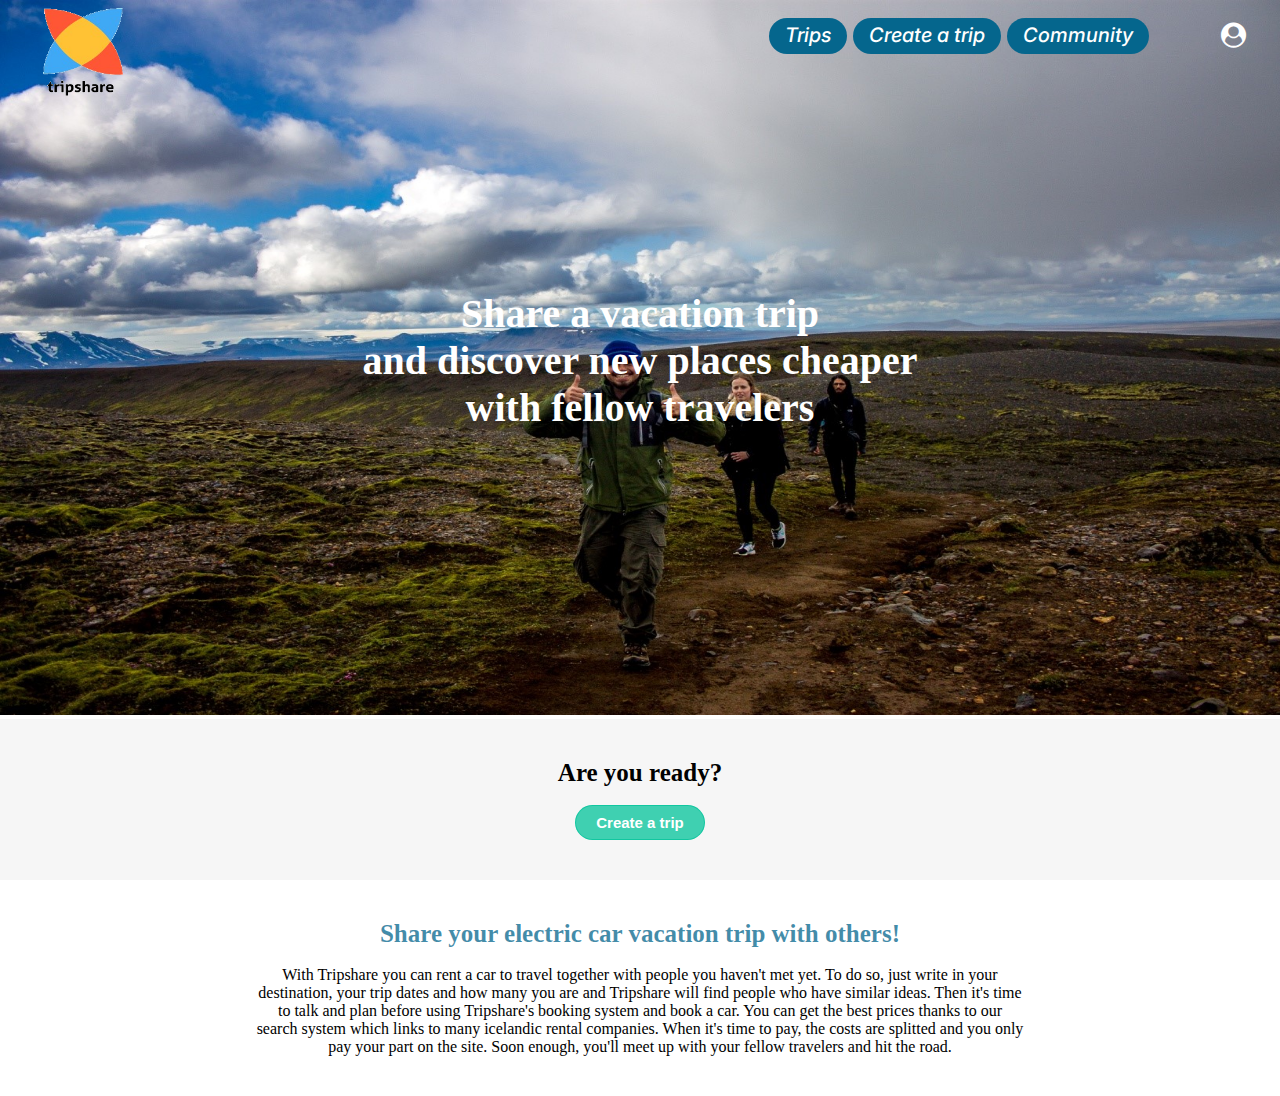
<file: Grupparbete - Backend/index.html>
<!DOCTYPE html>
<html lang="en">
<head>
    <meta charset="UTF-8">
    <meta http-equiv="X-UA-Compatible" content="IE=edge">
    <meta name="viewport" content="width=device-width, initial-scale=1.0">
    <link href='https://fonts.googleapis.com/css?family=Inter' rel='stylesheet'>
    <link rel="stylesheet" href="https://cdnjs.cloudflare.com/ajax/libs/font-awesome/4.7.0/css/font-awesome.min.css">
    <link rel="stylesheet" href="styles.css">
    <title>Startsida</title>
</head>
<body>

  <div class="container">
    <img src="bilder/bakgrund.jpg" alt="" style="width:100%; height: 715px;">

    <div class="header">
      <div class="top-left">
        <a href="index.html"><img src="bilder/logo.png" alt="" style="width: 60%;"></a>
        </div>
      <ul>
        <li><a href="tripsmap.html">Trips</a></li>
        <li><a href="">Create a trip</a></li>
        <li><a href="">Community</a></li>
      </ul>
      <div class="top-right" style="padding: 10px; color: black;">
        <a style="color: white;" href="login.html"><i class="fa fa-user-circle" style="font-size: 25px; padding: 8px;"></i></a>
        </div>
    </div>
    
    <div class="centered">
      <h1>Share a vacation trip<br>
        and discover new places cheaper<br>
        with fellow travelers</h1>
    </div>
  </div>

  <section>
    <h3>Are you ready?</h3><br>
    <button>Create a trip</button>
  </section>

  <section class="sektion">
  <h3 style="color: rgba(5, 102, 141, 0.75);">Share your electric car vacation trip with others!</h3><br>
  <p>With Tripshare you can rent a car to travel together with people you haven't met yet. To do so,
    just write in your destination, your trip dates and how many you are and Tripshare will find people 
    who have similar ideas. Then it's time to talk and plan before using Tripshare's booking system and book a car. 
    You can get the best prices thanks to our search system which links to many icelandic rental companies.
    When it's time to pay, the costs are splitted and you only pay your part on the site. Soon enough, you'll meet up with your fellow travelers and hit the road.</p>
  </section>

</body>
</html>
</file>
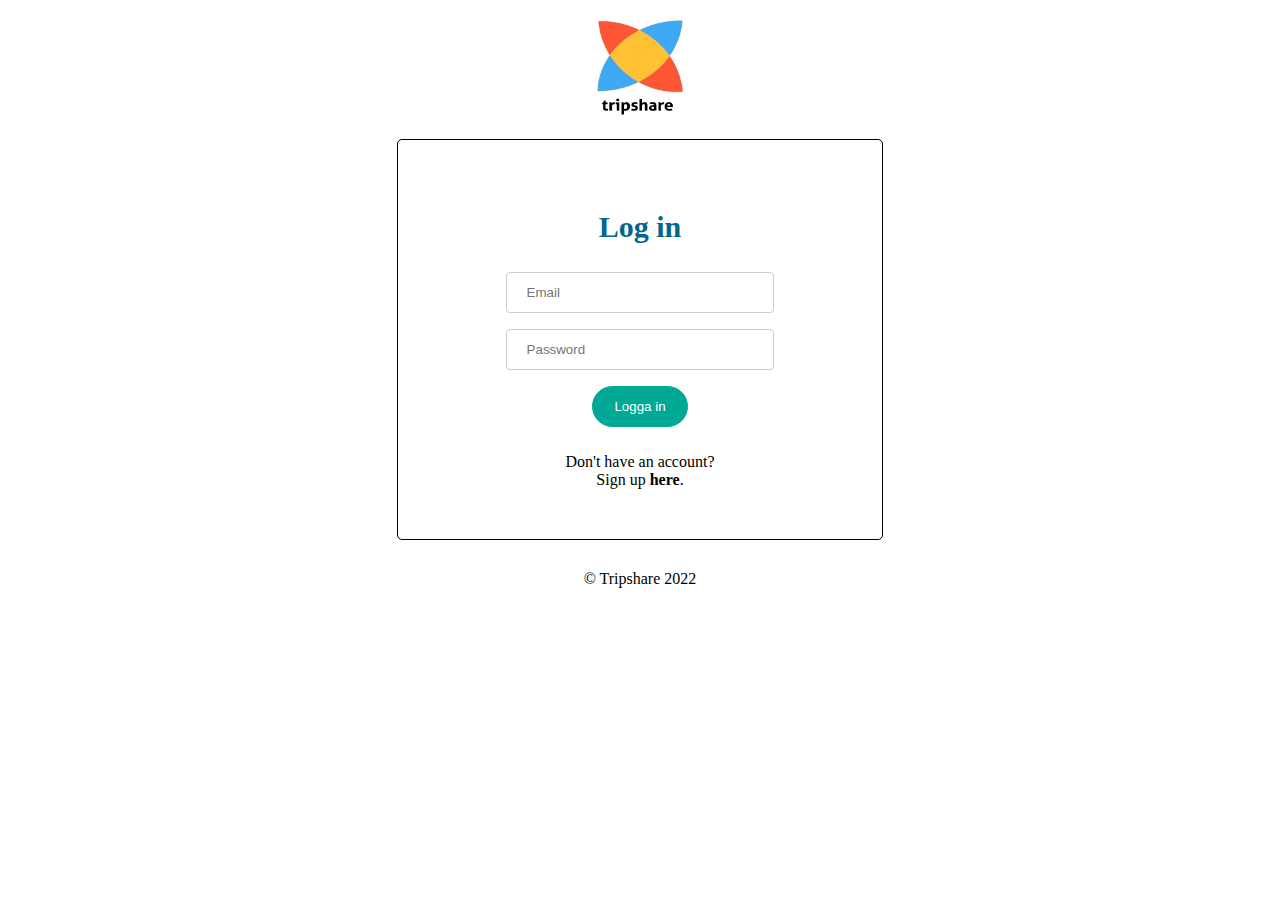
<file: Grupparbete - Backend/login.html>
<!DOCTYPE html>
<html lang="en">
<head>
    <meta charset="UTF-8">
    <meta http-equiv="X-UA-Compatible" content="IE=edge">
    <meta name="viewport" content="width=device-width, initial-scale=1.0">
    <link href='https://fonts.googleapis.com/css?family=Inter' rel='stylesheet'>
    <link rel="stylesheet" href="https://cdnjs.cloudflare.com/ajax/libs/font-awesome/4.7.0/css/font-awesome.min.css">
    <link rel="stylesheet" href="styles.css">
    <title>Trips - map</title>
</head>
<body>

    <div class="login">
    <a href="index.html"><img src="bilder/logo.png" alt="" style="width: 7%;"></a>
    </div>

    <div class="konto">
        <h3 style="color: #05668D; padding: 20px; font-size: 30px;">Log in</h3>

        <form>
          <input type="email" name="firstname" placeholder="Email">
          <input type="text" name="lastname" placeholder="Password"><br>
          <input type="submit" value="Logga in">
        </form>

        <br>
        <p>Don't have an account?<br>
        Sign up <strong>here</strong>.</p>
      </div>

      <p style="text-align: center; padding: 30px;">&copy; Tripshare 2022</p>

</body>
</html>
</file>
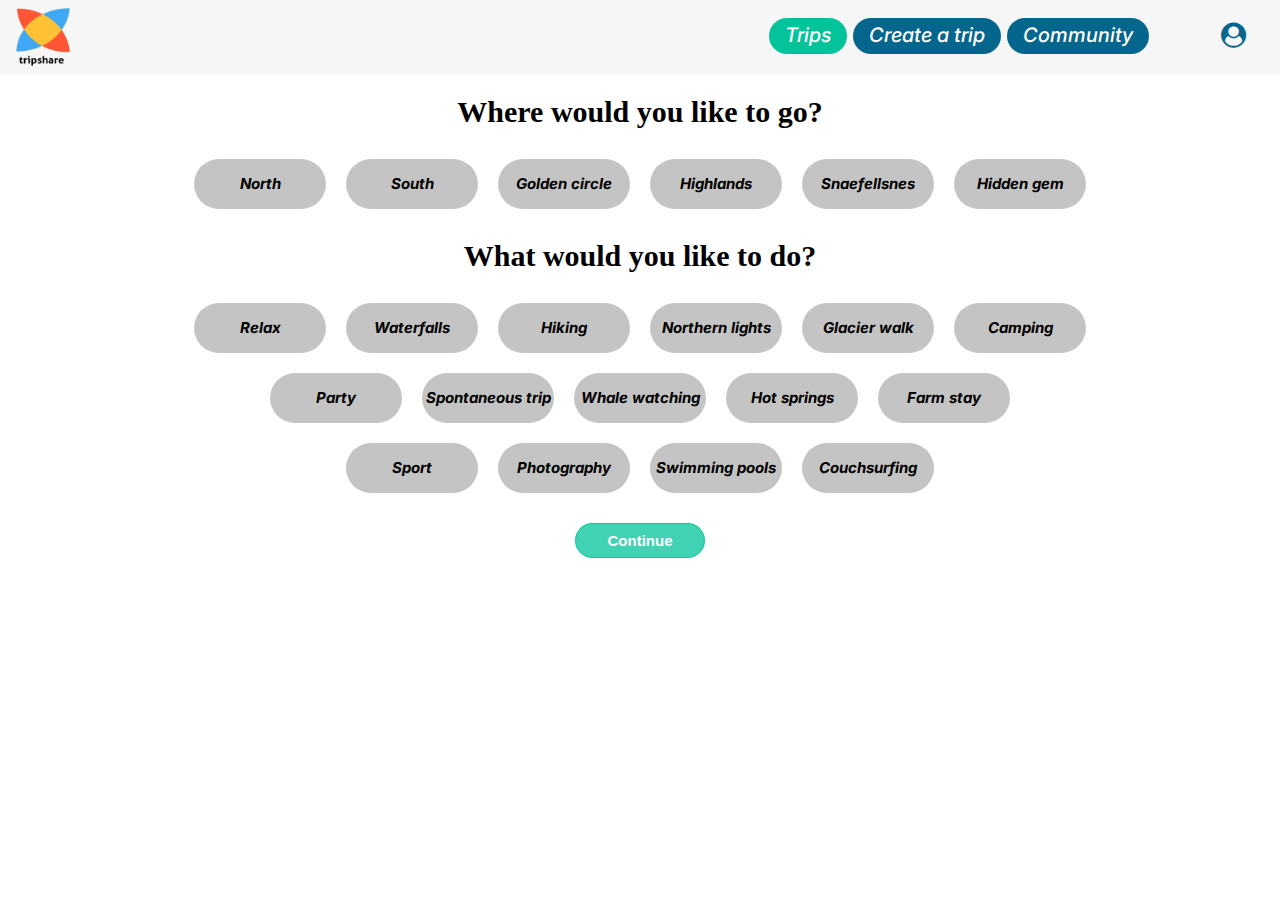
<file: Grupparbete - Backend/tripsmap.html>
<!DOCTYPE html>
<html lang="en">
<head>
    <meta charset="UTF-8">
    <meta http-equiv="X-UA-Compatible" content="IE=edge">
    <meta name="viewport" content="width=device-width, initial-scale=1.0">
    <link href='https://fonts.googleapis.com/css?family=Inter' rel='stylesheet'>
    <link rel="stylesheet" href="https://cdnjs.cloudflare.com/ajax/libs/font-awesome/4.7.0/css/font-awesome.min.css">
    <link rel="stylesheet" href="styles.css">
    <title>Trips - map</title>
</head>
<body>

    <div class="nav">
        <div class="top-left">
           <a href="index.html"><img src="bilder/logo.png" alt="" style="width: 40%;"></a>
          </div>
        <ul>
          <li id="active"><a href="tripsmap.html">Trips</a></li>
          <li><a href="">Create a trip</a></li>
          <li><a href="">Community</a></li>
        </ul>
        <div class="top-right" style="padding: 10px; color: black;">
          <a style="color: #05668D;" href="login.html"><i class="fa fa-user-circle" style="font-size: 25px; padding: 8px;"></i></a>
          </div>
      </div>

<h1 style="padding: 20px; font-size: 30px;">Where would you like to go?</h1>

<div class="flex-container">
  <div>North</div>
  <div>South</div>
  <div>Golden circle</div>  
  <div>Highlands</div>
  <div>Snaefellsnes</div>
  <div>Hidden gem</div>  
</div>

<h1 style="padding: 20px; font-size: 30px;">What would you like to do?</h1>

<div class="flex-container">
  <div>Relax</div>
  <div>Waterfalls</div>
  <div>Hiking</div>  
  <div>Northern lights</div>
  <div>Glacier walk</div>
  <div>Camping</div>  
</div>

<div class="flex-container">
  <div>Party</div>
  <div>Spontaneous trip</div>
  <div>Whale watching</div>  
  <div>Hot springs</div>
  <div>Farm stay</div>  
</div>

<div class="flex-container">
  <div>Sport</div>
  <div>Photography</div>
  <div>Swimming pools</div>  
  <div>Couchsurfing</div>  
</div>

<div class="knapp">
<button>Continue</button>
</div>

</body>
</html>
</file>
<file: Grupparbete - Backend/styles.css>
* {
  margin: auto;
}

/*----- Första bilden - startsidan -----*/
.container {
  position: relative;
  text-align: center;
  color: white;
}

/*----- Logan till vänster -----*/
.top-left {
  position: absolute;
  top: 8px;
  left: 16px;
}
  
/*----- Logga in ikonen till höger -----*/
  .top-right {
  position: absolute;
  top: 5px;
  right: 16px;
}

/*----- Texten i mitten av bilden -----*/
  .centered {
  position: absolute;
  top: 50%;
  left: 50%;
  transform: translate(-50%, -50%);
}

h1 {
  font-weight: 700;
  font-size: 40px;
  text-align: center;
}

/*----- Navbar -----*/
  ul {
  list-style-type: none;
  overflow: hidden;
  position: absolute;
  top: 15px;
  right: 10%;
}
  
  li {
  float: left;
  background-color: #05668D;
  border-radius: 32px;
  margin: 3px;
  padding-bottom: 1px;
}
  
  li a {
  display: block;
  color: white;
  font-family: 'Inter';
  font-style: italic;
  font-weight: 500;
  font-size: 20px;
  text-align: center;
  padding: 14px 16px;
  line-height: 7px;
  text-decoration: none;
}

li:hover {
  background-color: #02C39A;
  transition: .3s;
}

#active {
  background-color: #02C39A;
  color: white;
}

/*----- Specifik navbar bakgrund till trip sidan -----*/
.nav {
  background: #f6f6f6; 
  height: 75px;
} 

/*----- Sektionen under första bilden - startsidan -----*/
  section {
  background-color: #f6f6f6;
  text-align: center;
  padding: 40px;
}

  h3 {
  font-size: 25px;
}

  button {
  padding: 8px;
  background-color: rgba(2, 195, 154, 0.75);
  border: 1px solid rgba(2, 195, 154, 0.75);
  color: white;
  border-radius: 32px;
  font-weight: 700;
  font-size: 15px;
  width: 130px;
}

button:hover {
  background-color: #05668D;
  border: 1px solid #05668D;
  transition: .3s;
  cursor: pointer;
}

  .sektion {
  background-color: white;
  width: 60%;
}

/*----- Trips - bubblor med förslag -----*/
.flex-container {
  display: flex;
  flex-wrap: wrap;
  justify-content: center;
}

.flex-container > div {
  background-color: #C4C4C4;
  width: 132px;
  margin: 10px;
  line-height: 50px;
  text-align: center;
  border-radius: 32px;
  font-family: 'Inter';
  font-style: italic;
  font-weight: bold;
  font-size: 15px;
  color: black;
}

.knapp {
  text-align: center;
  padding: 20px;
}

/*----- Logga in - sidan -----*/
.login {
  text-align: center;
  padding: 20px;
}

.konto {
  border-radius: 5px;
  padding: 50px;
  width: 30%;
  text-align: center;
  border: 1px solid black;
}

input {
  width: 70%;
  padding: 12px 20px;
  margin: 8px 0;
  display: inline-block;
  border: 1px solid #ccc;
  border-radius: 4px;
  box-sizing: border-box;
}

input[type=submit] {
  background-color: #00A896;
  border: 1px solid #00A896;
  color: white;
  border-radius: 30px;
  width: 25%;
}
</file>
